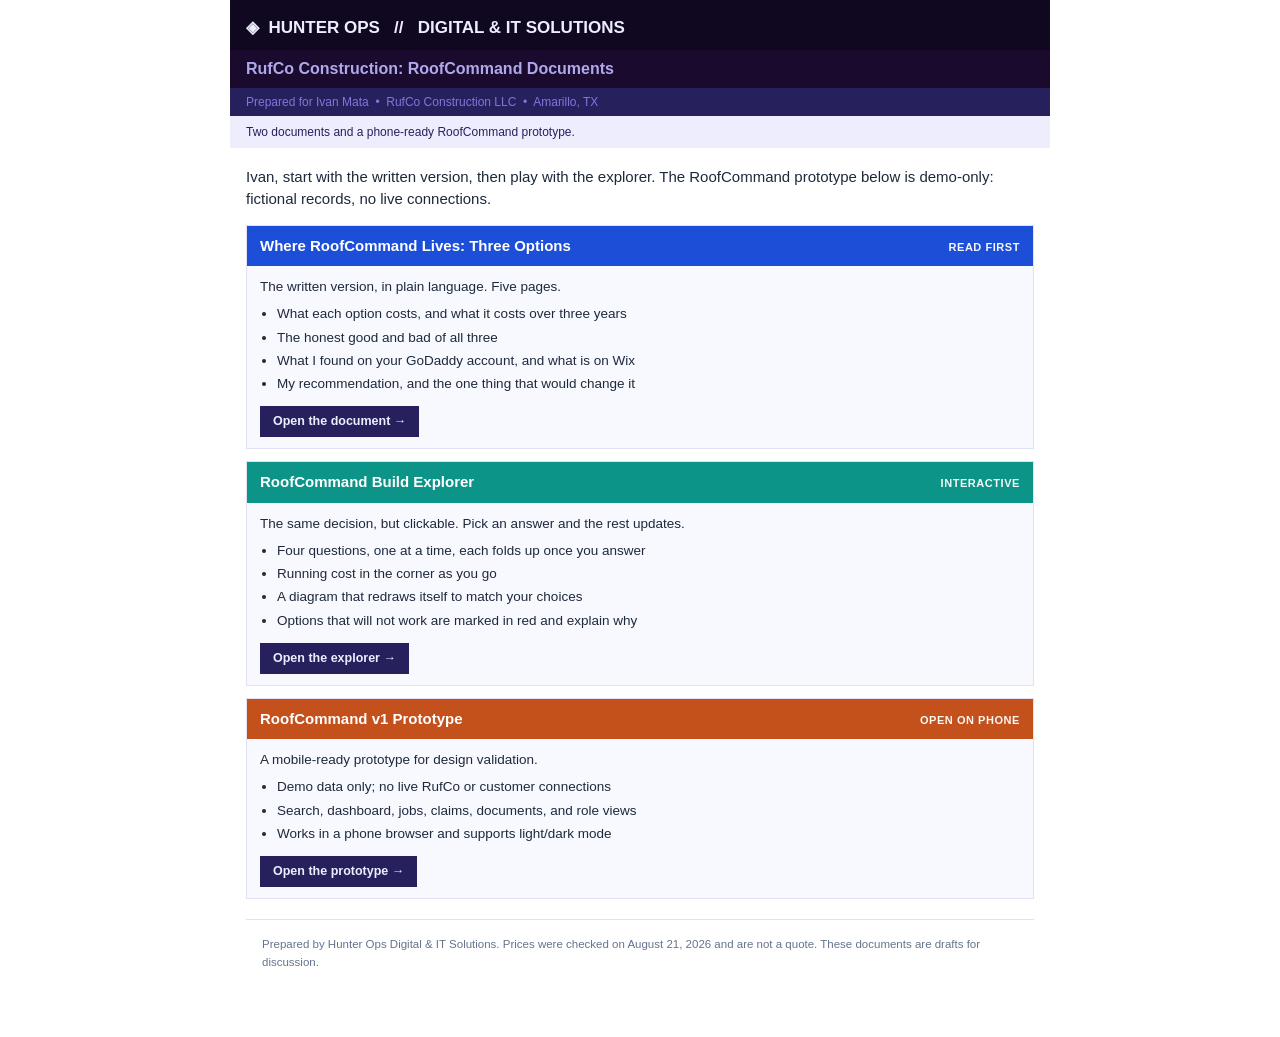
<file: index.html>
<!DOCTYPE html>
<html lang="en">
<head>
<meta charset="utf-8">
<meta name="viewport" content="width=device-width, initial-scale=1">
<meta name="robots" content="noindex, nofollow">
<title>RufCo Documents</title>
<link rel="icon" href="data:image/svg+xml,<svg xmlns='http://www.w3.org/2000/svg' viewBox='0 0 100 100'><text y='.9em' font-size='90'>&#129517;</text></svg>">
<style>
:root{
  --ink-deep:#100820; --ink-dark:#1A0A2E; --ink-mid:#26215C;
  --lilac-text:#EEEDFE; --lilac-soft:#AFA9EC; --lilac-deep:#7F77DD;
  --indigo:#534AB7; --slate:#1E293B; --teal:#0D9488; --blue:#1D4ED8;
  --paper:#FFFFFF; --paper-tint:#F8F9FF; --rule:#E2E1F2; --muted:#64748B;
  --font:Arial,"Liberation Sans",Helvetica,sans-serif;
}
@media (prefers-color-scheme: dark){
  :root:not([data-theme="light"]){
    --paper:#14111F; --paper-tint:#1B1729; --slate:#E7E5F2; --rule:#332C4D; --muted:#9A93B5;
  }
}
:root[data-theme="dark"]{
  --paper:#14111F; --paper-tint:#1B1729; --slate:#E7E5F2; --rule:#332C4D; --muted:#9A93B5;
}
*{box-sizing:border-box;}
body{font-family:var(--font);color:var(--slate);background:var(--paper);margin:0;
  font-size:15px;line-height:1.5;-webkit-text-size-adjust:100%;}
.wrap{max-width:820px;margin:0 auto;padding-bottom:50px;}
.hdr__strip{height:6px;background:var(--ink-deep);}
.hdr__title{padding:9px 16px;background:var(--ink-deep);color:var(--lilac-text);font-weight:700;font-size:17px;}
.hdr__doc{padding:7px 16px;background:var(--ink-dark);color:var(--lilac-soft);font-weight:700;font-size:16px;}
.hdr__tag{padding:5px 16px;background:var(--ink-mid);color:var(--lilac-deep);font-size:12px;}
.hdr__inst{padding:7px 16px;background:var(--lilac-text);color:var(--ink-mid);font-size:12px;}
.intro{padding:18px 16px 4px 16px;}
.intro p{margin:0 0 10px 0;}
.doc{display:block;border:1px solid var(--rule);margin:0 16px 12px 16px;text-decoration:none;color:inherit;
  transition:border-color .15s ease;}
.doc:hover{border-color:var(--indigo);}
.doc__head{padding:9px 13px;color:#fff;font-weight:700;font-size:15px;display:flex;
  justify-content:space-between;gap:10px;align-items:baseline;}
.doc__head span.k{font-size:11px;font-weight:700;letter-spacing:.05em;opacity:.95;white-space:nowrap;}
.d1 .doc__head{background:var(--blue);}
.d2 .doc__head{background:var(--teal);}
.d3 .doc__head{background:#C4501B;}
.doc__body{padding:11px 13px;background:var(--paper-tint);font-size:13.5px;}
.doc__body p{margin:0 0 7px 0;}
.doc__body ul{margin:0;padding-left:17px;}
.doc__body li{margin-bottom:3px;}
.open{display:inline-block;margin-top:9px;background:var(--ink-mid);color:var(--lilac-text);
  padding:6px 13px;font-size:12.5px;font-weight:700;}
.doc:hover .open{background:var(--indigo);}
.foot{padding:16px;font-size:11.5px;color:var(--muted);line-height:1.55;border-top:1px solid var(--rule);
  margin:20px 16px 0 16px;}
</style>
</head>
<body>
<div class="wrap">

<header>
  <div class="hdr__strip"></div>
  <div class="hdr__title">&#9672;&nbsp; HUNTER OPS &nbsp; // &nbsp; DIGITAL &amp; IT SOLUTIONS</div>
  <div class="hdr__doc">RufCo Construction: RoofCommand Documents</div>
  <div class="hdr__tag">Prepared for Ivan Mata &nbsp;&#8226;&nbsp; RufCo Construction LLC &nbsp;&#8226;&nbsp; Amarillo, TX</div>
  <div class="hdr__inst">Two documents and a phone-ready RoofCommand prototype.</div>
</header>

<div class="intro">
  <p>Ivan, start with the written version, then play with the explorer. The RoofCommand prototype below is demo-only: fictional records, no live connections.</p>
</div>

<a class="doc d1" href="hosting-options.html">
  <div class="doc__head"><span>Where RoofCommand Lives: Three Options</span><span class="k">READ FIRST</span></div>
  <div class="doc__body">
    <p>The written version, in plain language. Five pages.</p>
    <ul>
      <li>What each option costs, and what it costs over three years</li>
      <li>The honest good and bad of all three</li>
      <li>What I found on your GoDaddy account, and what is on Wix</li>
      <li>My recommendation, and the one thing that would change it</li>
    </ul>
    <span class="open">Open the document &#8594;</span>
  </div>
</a>

<a class="doc d2" href="build-explorer.html">
  <div class="doc__head"><span>RoofCommand Build Explorer</span><span class="k">INTERACTIVE</span></div>
  <div class="doc__body">
    <p>The same decision, but clickable. Pick an answer and the rest updates.</p>
    <ul>
      <li>Four questions, one at a time, each folds up once you answer</li>
      <li>Running cost in the corner as you go</li>
      <li>A diagram that redraws itself to match your choices</li>
      <li>Options that will not work are marked in red and explain why</li>
    </ul>
    <span class="open">Open the explorer &#8594;</span>
  </div>
</a>

<a class="doc d3" href="roofcommand/">
  <div class="doc__head"><span>RoofCommand v1 Prototype</span><span class="k">OPEN ON PHONE</span></div>
  <div class="doc__body">
    <p>A mobile-ready prototype for design validation.</p>
    <ul>
      <li>Demo data only; no live RufCo or customer connections</li>
      <li>Search, dashboard, jobs, claims, documents, and role views</li>
      <li>Works in a phone browser and supports light/dark mode</li>
    </ul>
    <span class="open">Open the prototype &#8594;</span>
  </div>
</a>

<p class="foot">Prepared by Hunter Ops Digital &amp; IT Solutions. Prices were checked on August 21, 2026 and are not a quote. These documents are drafts for discussion.</p>

</div>
</body>
</html>
</file>
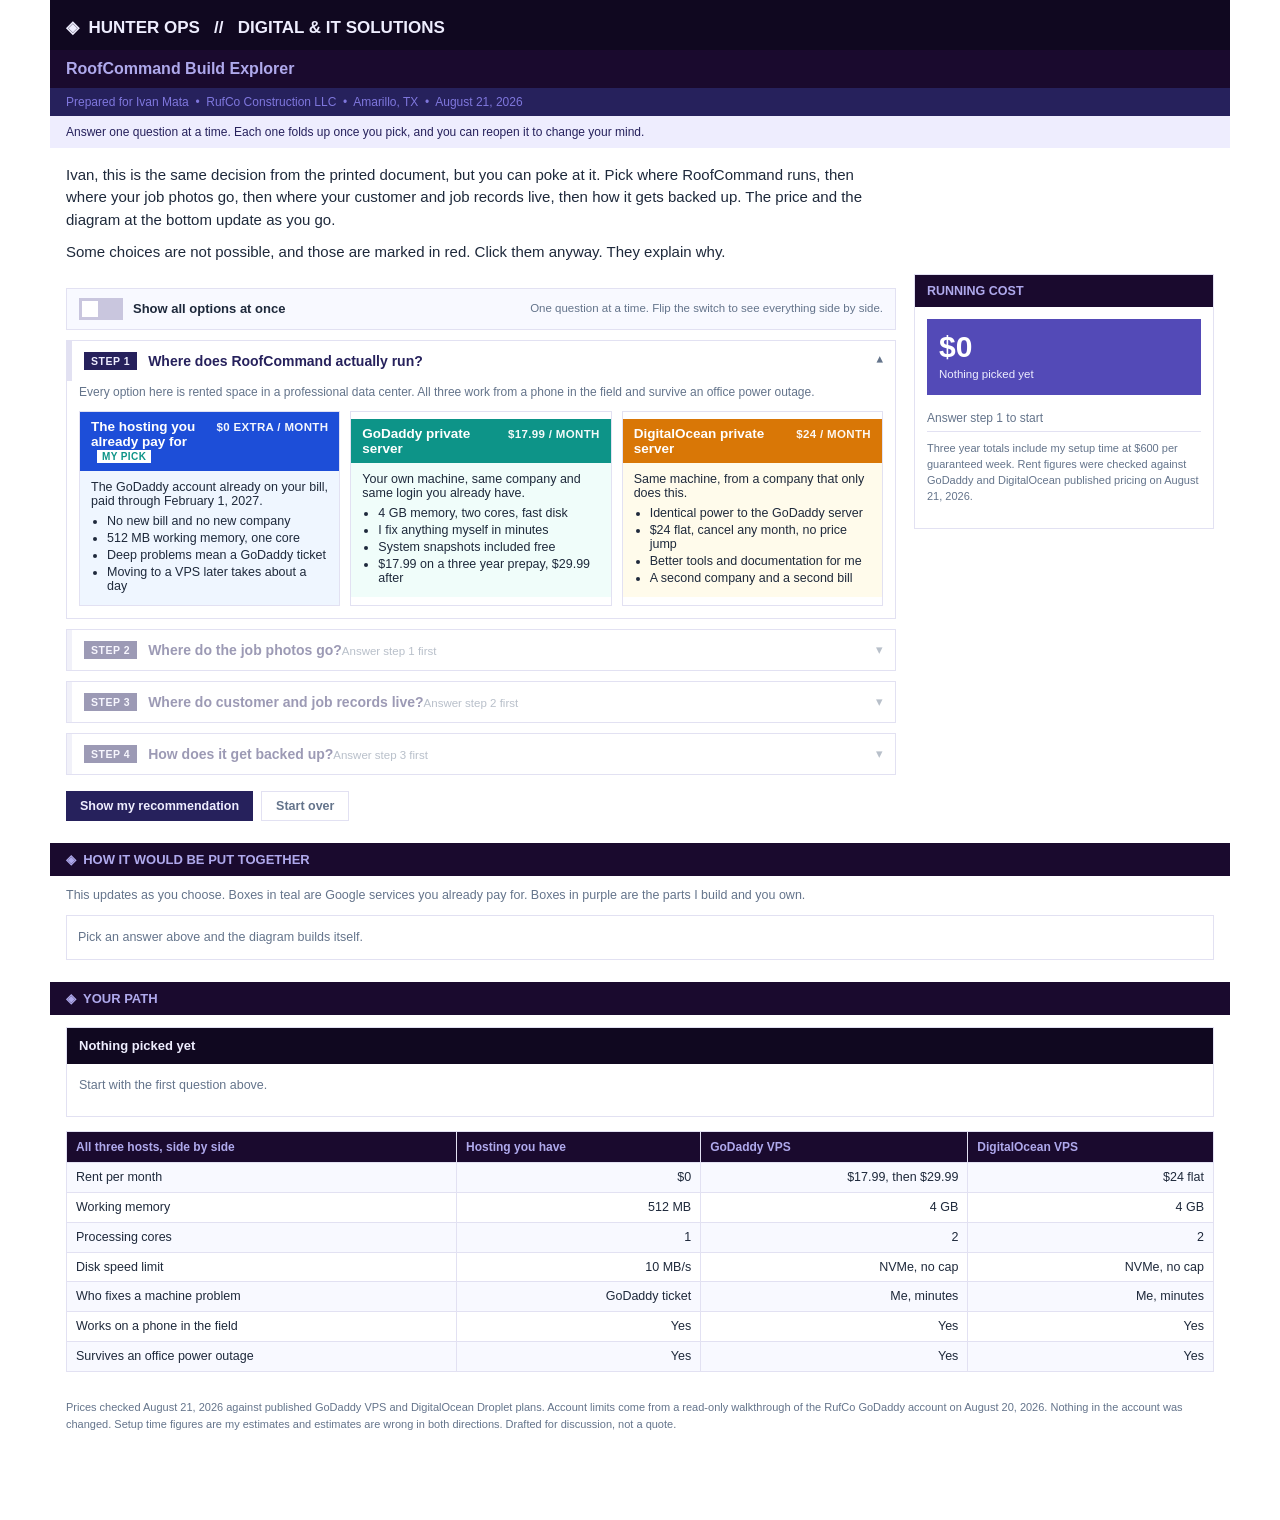
<file: build-explorer.html>
<!DOCTYPE html>
<html lang="en">
<head>
<meta charset="utf-8">
<meta name="viewport" content="width=device-width, initial-scale=1">
<meta name="robots" content="noindex, nofollow">
<title>RoofCommand Build Explorer</title>
<link rel="icon" href="data:image/svg+xml,<svg xmlns='http://www.w3.org/2000/svg' viewBox='0 0 100 100'><text y='.9em' font-size='90'>&#129517;</text></svg>">
</head>
<body>
<style>
:root{
  --ink-deep:#100820; --ink-dark:#1A0A2E; --ink-mid:#26215C;
  --lilac-text:#EEEDFE; --lilac-soft:#AFA9EC; --lilac-deep:#7F77DD;
  --indigo:#534AB7; --slate:#1E293B;
  --teal:#0D9488; --teal-tint:#F0FDFA;
  --red:#DC2626; --red-tint:#FFF2F2;
  --blue:#1D4ED8; --blue-tint:#EFF6FF;
  --orange:#D97706; --orange-tint:#FFFBEB;
  --paper:#FFFFFF; --paper-tint:#F8F9FF; --yellow:#FFF7CC; --rule:#E2E1F2;
  --muted:#64748B; --headtxt:#26215C;
  --font:Arial,"Liberation Sans",Helvetica,sans-serif;
}
@media (prefers-color-scheme: dark){
  :root:not([data-theme="light"]){
    --paper:#14111F; --paper-tint:#1B1729; --slate:#E7E5F2; --rule:#332C4D;
    --muted:#9A93B5; --yellow:#3A3316; --headtxt:#AFA9EC;
    --teal-tint:#0C2724; --red-tint:#2E1517; --blue-tint:#111C38; --orange-tint:#2B2010;
  }
}
:root[data-theme="dark"]{
  --paper:#14111F; --paper-tint:#1B1729; --slate:#E7E5F2; --rule:#332C4D;
  --muted:#9A93B5; --yellow:#3A3316; --headtxt:#AFA9EC;
  --teal-tint:#0C2724; --red-tint:#2E1517; --blue-tint:#111C38; --orange-tint:#2B2010;
}
*{box-sizing:border-box;}
body{font-family:var(--font);color:var(--slate);background:var(--paper);margin:0;
  font-size:15px;line-height:1.5;-webkit-text-size-adjust:100%;}
.wrap{max-width:1180px;margin:0 auto;padding-bottom:60px;}

.hdr__strip{height:6px;background:var(--ink-deep);}
.hdr__title{padding:9px 16px;background:var(--ink-deep);color:var(--lilac-text);font-weight:700;font-size:17px;}
.hdr__doc{padding:7px 16px;background:var(--ink-dark);color:var(--lilac-soft);font-weight:700;font-size:16px;}
.hdr__tag{padding:5px 16px;background:var(--ink-mid);color:var(--lilac-deep);font-size:12px;}
.hdr__inst{padding:7px 16px;background:var(--lilac-text);color:var(--ink-mid);font-size:12px;}

.intro{padding:16px 16px 0 16px;max-width:840px;}
.intro p{margin:0 0 10px 0;}
.band{background:var(--ink-dark);color:var(--lilac-soft);padding:7px 16px;font-weight:700;font-size:13px;margin:22px 0 0 0;}
.cols{display:grid;grid-template-columns:1fr 300px;gap:18px;padding:0 16px;align-items:start;}
@media (max-width:880px){.cols{grid-template-columns:1fr;}}

/* mode switch */
.modebar{display:flex;align-items:center;justify-content:space-between;gap:14px;flex-wrap:wrap;
  border:1px solid var(--rule);background:var(--paper-tint);padding:9px 12px;margin-top:14px;}
.switch{display:inline-flex;align-items:center;gap:10px;cursor:pointer;user-select:none;font-size:13px;font-weight:700;}
.switch input{position:absolute;opacity:0;width:0;height:0;}
.track{width:44px;height:22px;background:#C9C6DE;position:relative;flex:0 0 44px;transition:background .2s ease;}
.knob{position:absolute;top:3px;left:3px;width:16px;height:16px;background:#fff;transition:transform .24s ease;}
.switch input:checked + .track{background:var(--teal);}
.switch input:checked + .track .knob{transform:translateX(22px);}
.switch input:focus-visible + .track{outline:2px solid var(--indigo);outline-offset:2px;}
.modehint{font-size:11.5px;color:var(--muted);}

/* accordion section */
.sec{border:1px solid var(--rule);margin-top:10px;background:var(--paper);}
.sec__head{display:flex;align-items:center;gap:11px;width:100%;text-align:left;cursor:pointer;
  background:var(--paper);border:0;border-left:5px solid var(--rule);padding:11px 12px;
  font-family:var(--font);color:inherit;transition:border-color .2s ease,background .15s ease;}
.sec__head:hover{background:var(--paper-tint);}
.sec__head:focus-visible{outline:2px solid var(--indigo);outline-offset:-2px;}
.sec.locked .sec__head{opacity:.45;cursor:not-allowed;}
.sec.locked .sec__head:hover{background:var(--paper);}
.stepn{flex:0 0 auto;background:var(--ink-mid);color:var(--lilac-text);font-size:10.5px;font-weight:700;
  padding:3px 7px;letter-spacing:.05em;}
.sec.answered .stepn{background:var(--teal);}
.headmain{flex:1 1 auto;min-width:0;}
.headq{font-weight:700;font-size:14px;color:var(--headtxt);}
.headpick{font-weight:700;font-size:14px;}
.headsub{font-size:11.5px;color:var(--muted);margin-top:1px;}
.headprice{flex:0 0 auto;font-size:11.5px;font-weight:700;color:var(--indigo);white-space:nowrap;}
.chev{flex:0 0 auto;font-size:13px;color:var(--muted);transition:transform .3s ease;line-height:1;}
.sec.open .chev{transform:rotate(180deg);}

.sec__body{display:grid;grid-template-rows:0fr;transition:grid-template-rows .34s ease;}
.sec.open .sec__body{grid-template-rows:1fr;}
.sec__inner{overflow:hidden;min-height:0;}
.sec__pad{padding:0 12px 12px 12px;}
.hint{font-size:12px;color:var(--muted);margin:0 0 10px 0;padding-top:2px;}

.fan{display:grid;grid-template-columns:repeat(auto-fit,minmax(230px,1fr));gap:10px;}
.card{border:1px solid var(--rule);background:var(--paper);text-align:left;padding:0;cursor:pointer;
  font-family:var(--font);color:inherit;display:block;width:100%;
  opacity:0;transform:translateY(10px);
  transition:opacity .26s ease,transform .26s ease,border-color .15s ease;}
.sec.open .card{opacity:1;transform:none;}
.sec.open .card:nth-child(1){transition-delay:.06s,.06s,0s;}
.sec.open .card:nth-child(2){transition-delay:.13s,.13s,0s;}
.sec.open .card:nth-child(3){transition-delay:.20s,.20s,0s;}
.card:hover{border-color:var(--indigo);}
.card:focus-visible{outline:2px solid var(--indigo);outline-offset:2px;}
.card__head{padding:7px 11px;color:#fff;font-weight:700;font-size:13.5px;display:flex;
  justify-content:space-between;gap:8px;align-items:baseline;}
.card__price{font-size:11.5px;font-weight:700;letter-spacing:.03em;white-space:nowrap;opacity:.95;}
.card__body{padding:9px 11px;font-size:12.5px;background:var(--paper-tint);}
.card__body p{margin:0 0 6px 0;}
.card__body ul{margin:0;padding-left:16px;}
.card__body li{margin-bottom:3px;}
.c-blue .card__head{background:var(--blue);}   .c-blue .card__body{background:var(--blue-tint);}
.c-teal .card__head{background:var(--teal);}   .c-teal .card__body{background:var(--teal-tint);}
.c-orange .card__head{background:var(--orange);} .c-orange .card__body{background:var(--orange-tint);}
.c-indigo .card__head{background:var(--indigo);} .c-indigo .card__body{background:var(--paper-tint);}
.c-red .card__head{background:var(--red);}     .c-red .card__body{background:var(--red-tint);}
.card.sel{outline:3px solid var(--indigo);outline-offset:-1px;}
.card.dead{cursor:help;}
.rec{display:inline-block;background:#fff;color:var(--teal);font-size:10px;font-weight:700;
  padding:1px 5px;margin-left:6px;letter-spacing:.04em;vertical-align:1px;}
.why{margin-top:7px;padding:7px 9px;background:var(--paper);border-left:3px solid var(--red);font-size:12px;}
.why.warn{border-left-color:var(--orange);}
.why:empty{display:none;margin:0;padding:0;}
@media (prefers-reduced-motion:reduce){
  .card,.sec__body,.chev,.knob,.track{transition:none !important;}
  .card{opacity:1;transform:none;}
}

/* cost panel */
.panel{border:1px solid var(--rule);position:sticky;top:12px;}
@media (max-width:880px){.panel{position:static;}}
.panel__h{background:var(--ink-dark);color:var(--lilac-soft);padding:7px 12px;font-weight:700;font-size:12.5px;}
.panel__b{padding:12px;background:var(--paper);}
.tot{background:var(--indigo);color:#fff;padding:12px;margin-bottom:10px;}
.tot .n{font-size:30px;font-weight:700;line-height:1.05;}
.tot .l{font-size:11.5px;color:var(--lilac-text);margin-top:3px;}
.lines{width:100%;border-collapse:collapse;font-size:12px;}
.lines td{padding:4px 0;border-bottom:1px solid var(--rule);vertical-align:top;}
.lines td:last-child{text-align:right;white-space:nowrap;font-weight:700;}
.lines tr.sum td{border-bottom:0;border-top:2px solid var(--ink-mid);padding-top:6px;font-weight:700;}
.mini{font-size:11px;color:var(--muted);margin-top:9px;line-height:1.45;}
.flag{background:var(--yellow);padding:7px 9px;font-size:11.5px;margin-top:9px;}
.flag.bad{background:var(--red-tint);border-left:3px solid var(--red);}
.flag.good{background:var(--teal-tint);border-left:3px solid var(--teal);}

/* diagram */
.diag{padding:0 16px;}
.lane{border:1px solid var(--rule);margin-top:10px;}
.lane__h{background:var(--paper-tint);padding:6px 11px;font-size:11.5px;font-weight:700;
  color:var(--headtxt);letter-spacing:.04em;border-bottom:1px solid var(--rule);}
.lane__b{padding:12px 11px;display:flex;align-items:center;flex-wrap:wrap;}
.node{border:1px solid var(--rule);background:var(--paper-tint);padding:7px 11px;font-size:12px;
  min-width:96px;text-align:center;}
.node b{display:block;font-size:12.5px;}
.node small{color:var(--muted);font-size:10.5px;}
.node.hot{background:var(--indigo);color:#fff;border-color:var(--indigo);}
.node.hot small{color:var(--lilac-text);}
.node.gd{background:var(--teal);color:#fff;border-color:var(--teal);}
.node.gd small{color:#D5F5F0;}
.node.warnn{background:var(--orange);color:#fff;border-color:var(--orange);}
.node.warnn small{color:#FFEBCC;}
.arrow{color:var(--lilac-deep);font-size:15px;padding:0 8px;font-weight:700;white-space:nowrap;}
.arrow small{display:block;font-size:9.5px;color:var(--muted);text-align:center;font-weight:400;}

.summary{border:1px solid var(--rule);margin-top:12px;}
.summary__h{background:var(--ink-deep);color:var(--lilac-text);padding:8px 12px;font-weight:700;font-size:13px;}
.summary__b{padding:12px;font-size:13px;}
.path{display:flex;flex-wrap:wrap;gap:6px;align-items:center;margin-bottom:10px;}
.pstep{background:var(--paper-tint);border:1px solid var(--rule);padding:4px 9px;font-size:12px;}
.pstep b{color:var(--indigo);}

.btn{background:var(--ink-mid);color:var(--lilac-text);border:0;padding:7px 14px;font-size:12.5px;
  font-family:var(--font);cursor:pointer;font-weight:700;}
.btn:hover{background:var(--indigo);}
.btn.ghost{background:transparent;color:var(--muted);border:1px solid var(--rule);}
.btn.ghost:hover{background:var(--paper-tint);color:var(--slate);}
.foot{padding:16px;font-size:11px;color:var(--muted);line-height:1.55;}
table.cmp{width:100%;border-collapse:collapse;font-size:12.5px;margin-top:4px;}
table.cmp th{background:var(--ink-dark);color:var(--lilac-soft);text-align:left;padding:6px 9px;
  border:1px solid var(--rule);font-size:12px;}
table.cmp td{padding:5px 9px;border:1px solid var(--rule);}
table.cmp tr:nth-child(even) td{background:var(--paper-tint);}
table.cmp td.n{text-align:right;white-space:nowrap;}
.tblwrap{overflow-x:auto;}
</style>

<div class="wrap">

<header>
  <div class="hdr__strip"></div>
  <div class="hdr__title">&#9672;&nbsp; HUNTER OPS &nbsp; // &nbsp; DIGITAL &amp; IT SOLUTIONS</div>
  <div class="hdr__doc">RoofCommand Build Explorer</div>
  <div class="hdr__tag">Prepared for Ivan Mata &nbsp;&#8226;&nbsp; RufCo Construction LLC &nbsp;&#8226;&nbsp; Amarillo, TX &nbsp;&#8226;&nbsp; August 21, 2026</div>
  <div class="hdr__inst">Answer one question at a time. Each one folds up once you pick, and you can reopen it to change your mind.</div>
</header>

<div class="intro">
  <p>Ivan, this is the same decision from the printed document, but you can poke at it. Pick where RoofCommand runs, then where your job photos go, then where your customer and job records live, then how it gets backed up. The price and the diagram at the bottom update as you go.</p>
  <p>Some choices are not possible, and those are marked in red. Click them anyway. They explain why.</p>
</div>

<div class="cols">
  <div>
    <div class="modebar">
      <label class="switch">
        <input type="checkbox" id="allToggle">
        <span class="track"><span class="knob"></span></span>
        <span>Show all options at once</span>
      </label>
      <span class="modehint" id="modeHint">One question at a time. Flip the switch to see everything side by side.</span>
    </div>

    <div id="stages"></div>

    <div style="margin-top:16px;display:flex;gap:8px;flex-wrap:wrap;">
      <button class="btn" id="recBtn">Show my recommendation</button>
      <button class="btn ghost" id="resetBtn">Start over</button>
    </div>
  </div>

  <aside class="panel">
    <div class="panel__h">RUNNING COST</div>
    <div class="panel__b">
      <div class="tot"><div class="n" id="totNum">$0</div><div class="l" id="totLbl">Nothing picked yet</div></div>
      <table class="lines"><tbody id="lineRows"></tbody></table>
      <div id="flags"></div>
      <p class="mini">Three year totals include my setup time at $600 per guaranteed week. Rent figures were checked against GoDaddy and DigitalOcean published pricing on August 21, 2026.</p>
    </div>
  </aside>
</div>

<div class="band">&#9672;&nbsp; HOW IT WOULD BE PUT TOGETHER</div>
<div class="diag">
  <p style="font-size:12.5px;color:var(--muted);margin:10px 0 0 0;">This updates as you choose. Boxes in teal are Google services you already pay for. Boxes in purple are the parts I build and you own.</p>
  <div id="diagram"></div>
</div>

<div class="band">&#9672;&nbsp; YOUR PATH</div>
<div class="diag">
  <div class="summary">
    <div class="summary__h" id="sumH">Nothing picked yet</div>
    <div class="summary__b">
      <div class="path" id="pathRow"><span style="color:var(--muted);font-size:12.5px;">Start with the first question above.</span></div>
      <div id="sumBody"></div>
    </div>
  </div>

  <div class="tblwrap">
  <table class="cmp" style="margin-top:14px;">
    <tr><th style="width:34%">All three hosts, side by side</th><th>Hosting you have</th><th>GoDaddy VPS</th><th>DigitalOcean VPS</th></tr>
    <tr><td>Rent per month</td><td class="n">$0</td><td class="n">$17.99, then $29.99</td><td class="n">$24 flat</td></tr>
    <tr><td>Working memory</td><td class="n">512 MB</td><td class="n">4 GB</td><td class="n">4 GB</td></tr>
    <tr><td>Processing cores</td><td class="n">1</td><td class="n">2</td><td class="n">2</td></tr>
    <tr><td>Disk speed limit</td><td class="n">10 MB/s</td><td class="n">NVMe, no cap</td><td class="n">NVMe, no cap</td></tr>
    <tr><td>Who fixes a machine problem</td><td class="n">GoDaddy ticket</td><td class="n">Me, minutes</td><td class="n">Me, minutes</td></tr>
    <tr><td>Works on a phone in the field</td><td class="n">Yes</td><td class="n">Yes</td><td class="n">Yes</td></tr>
    <tr><td>Survives an office power outage</td><td class="n">Yes</td><td class="n">Yes</td><td class="n">Yes</td></tr>
  </table>
  </div>
</div>

<p class="foot">Prices checked August 21, 2026 against published GoDaddy VPS and DigitalOcean Droplet plans. Account limits come from a read-only walkthrough of the RufCo GoDaddy account on August 20, 2026. Nothing in the account was changed. Setup time figures are my estimates and estimates are wrong in both directions. Drafted for discussion, not a quote.</p>

</div>

<script>
(function(){
  var WEEK = 600, MONTHS = 36;

  var STAGES = [
    {
      id:"host", n:1,
      q:"Where does RoofCommand actually run?",
      short:"Where it runs",
      hint:"Every option here is rented space in a professional data center. All three work from a phone in the field and survive an office power outage.",
      opts:[
        { id:"keep", color:"c-blue", name:"The hosting you already pay for", price:"$0 EXTRA / MONTH",
          mo:0, weeks:0.5, rec:true,
          body:"<p>The GoDaddy account already on your bill, paid through February 1, 2027.</p><ul><li>No new bill and no new company</li><li>512 MB working memory, one core</li><li>Deep problems mean a GoDaddy ticket</li><li>Moving to a VPS later takes about a day</li></ul>" },
        { id:"gdvps", color:"c-teal", name:"GoDaddy private server", price:"$17.99 / MONTH",
          mo:17.99, weeks:0,
          body:"<p>Your own machine, same company and same login you already have.</p><ul><li>4 GB memory, two cores, fast disk</li><li>I fix anything myself in minutes</li><li>System snapshots included free</li><li>$17.99 on a three year prepay, $29.99 after</li></ul>" },
        { id:"dovps", color:"c-orange", name:"DigitalOcean private server", price:"$24 / MONTH",
          mo:24, weeks:0,
          body:"<p>Same machine, from a company that only does this.</p><ul><li>Identical power to the GoDaddy server</li><li>$24 flat, cancel any month, no price jump</li><li>Better tools and documentation for me</li><li>A second company and a second bill</li></ul>" }
      ]
    },
    {
      id:"photos", n:2,
      q:"Where do the job photos go?",
      short:"Job photos",
      hint:"Photos are the heaviest thing the system does, and this choice matters more for speed in the field than the host does.",
      opts:[
        { id:"direct", color:"c-teal", name:"Phone sends them straight to Google Drive", price:"$0 / MONTH", rec:true,
          mo:0, weeks:0.5,
          body:"<p>The phone talks to Google directly. The server never touches a photo.</p><ul><li>Fastest option on every host</li><li>Handles weak signal properly, picks up where it left off</li><li>Uses the Google storage you already pay for</li><li>You can open any job's photos in Drive with the app switched off</li></ul>" },
        { id:"viaserver", color:"c-blue", name:"Photos pass through the server first", price:"$0 / MONTH",
          mo:0, weeks:0,
          body:"<p>The phone uploads to RoofCommand, which then copies to Google Drive.</p><ul><li>Simplest to build</li><li>Slower, and a weak signal can fail the upload outright</li><li>Two or three crews uploading at once is the strain point</li></ul>",
          warnIf:function(s){ return s.host==="keep"; },
          warn:"On the hosting you already have, this is the risky combination. 512 MB of memory and one core is not enough for two or three crews uploading photos at the same time." },
        { id:"onbox", color:"c-orange", name:"Keep photos on the server itself", price:"VARIES",
          mo:function(s){ return s.host==="keep" ? 0 : 10; }, weeks:0,
          body:"<p>No Google Drive involved. Everything sits on the machine.</p><ul><li>You lose the copy you can open without the app</li><li>About 72 GB of photos a year, so storage has to be added over time</li></ul>",
          deadIf:function(s){ return s.host==="keep"; },
          dead:"Not possible on the hosting you already have. That account caps at 100 GB and 250,000 files. RufCo generates roughly 72 GB and 108,000 files of photos a year, so it would hit the wall partway through year two with all your job history inside it.",
          warnIf:function(s){ return !!s.host && s.host!=="keep"; },
          warn:"Workable on a private server, but you fill the included disk in about a year and start paying for more. Budgeted here at about $10 a month averaged over three years." }
      ]
    },
    {
      id:"data", n:3,
      q:"Where do customer and job records live?",
      short:"Customer records",
      hint:"This is the customer list, the jobs, the checklists, the money figures. Text, not pictures.",
      opts:[
        { id:"db", color:"c-indigo", name:"A real database on the same machine", price:"$0 / MONTH", rec:true,
          mo:0, weeks:0,
          body:"<p>The standard answer, included in the build at no extra cost.</p><ul><li>Instant search across every job and customer</li><li>Handles several people editing at the same time safely</li><li>Exports to a spreadsheet any time you want one</li><li>Backed up nightly</li></ul>" },
        { id:"sheets", color:"c-red", name:"Google Drive or Google Sheets as the database", price:"NOT POSSIBLE",
          mo:0, weeks:0,
          body:"<p>You asked about this one, so here is the straight answer.</p>",
          deadIf:function(){ return true; },
          dead:"Sheets is a spreadsheet, not a database. Three problems kill it. Two people editing the same job at the same time can silently overwrite each other. There is nothing keeping a photo attached to the right job, so records drift apart as the file grows. And Google caps how many times per minute a program can read or write a Sheet, which a crew of four will hit. It is a good tool for reports and exports, and RoofCommand will write to it for exactly that. It cannot be the thing the business runs on." }
      ]
    },
    {
      id:"backup", n:4,
      q:"How does it get backed up?",
      short:"Backups",
      hint:"Backups are included either way. The question is whether you also want a full system snapshot you can roll back to.",
      opts:[
        { id:"drive", color:"c-teal", name:"Nightly encrypted copy to Google Drive", price:"$0 / MONTH",
          mo:0, weeks:0,
          body:"<p>Every night, the whole database is copied to a RufCo Google Drive folder.</p><ul><li>Included on every option</li><li>Uses storage you already pay for</li><li>Covers your data, not the machine's settings</li></ul>" },
        { id:"both", color:"c-indigo", name:"Drive copy plus full system snapshots", price:"$0 to $2 / MONTH", rec:true,
          mo:function(s){ return s.host==="dovps" ? 2 : 0; }, weeks:0,
          body:"<p>Everything above, plus a photograph of the entire machine taken on a schedule.</p><ul><li>A bad update can be undone in minutes instead of rebuilt</li><li>Free on the GoDaddy server, about $2 a month on DigitalOcean</li></ul>",
          deadIf:function(s){ return s.host==="keep"; },
          dead:"Not available on shared hosting. You do not control the machine, so there is nothing to snapshot. Your data is still copied to Google Drive nightly, which covers the thing that actually matters. This is a reason some people choose a private server." }
      ]
    }
  ];

  var state = {}, revealed = {}, showAll = false, openId = STAGES[0].id;
  var nodes = {};

  function val(v, s){ return typeof v === "function" ? v(s) : v; }
  function money(n){ return "$" + Math.round(n).toLocaleString("en-US"); }
  function findOpt(st, id){ for(var i=0;i<st.opts.length;i++){ if(st.opts[i].id===id) return st.opts[i]; } return null; }
  function firstUnanswered(){
    for(var i=0;i<STAGES.length;i++){ if(!state[STAGES[i].id]) return STAGES[i].id; }
    return null;
  }
  function isLocked(idx){
    if(showAll) return false;
    for(var i=0;i<idx;i++){ if(!state[STAGES[i].id]) return true; }
    return false;
  }

  /* ---------- build the DOM once so the collapse can animate ---------- */
  function build(){
    var host = document.getElementById("stages");
    host.innerHTML = "";

    STAGES.forEach(function(st, idx){
      var sec = document.createElement("section");
      sec.className = "sec";

      var head = document.createElement("button");
      head.className = "sec__head";
      head.type = "button";
      head.setAttribute("aria-expanded", "false");
      head.innerHTML =
        '<span class="stepn">STEP ' + st.n + '</span>' +
        '<span class="headmain"><span class="headline"></span><span class="headsub"></span></span>' +
        '<span class="headprice"></span>' +
        '<span class="chev" aria-hidden="true">&#9662;</span>';
      head.addEventListener("click", function(){
        if(isLocked(idx)) return;
        if(showAll) return;
        openId = (openId === st.id) ? null : st.id;
        refresh();
      });

      var body = document.createElement("div");
      body.className = "sec__body";
      var inner = document.createElement("div");
      inner.className = "sec__inner";
      var pad = document.createElement("div");
      pad.className = "sec__pad";
      pad.innerHTML = '<p class="hint">' + st.hint + '</p>';

      var fan = document.createElement("div");
      fan.className = "fan";

      var cardRefs = {};
      st.opts.forEach(function(o){
        var btn = document.createElement("button");
        btn.type = "button";
        btn.className = "card " + o.color;
        btn.innerHTML =
          '<div class="card__head"><span class="cname"></span><span class="card__price"></span></div>' +
          '<div class="card__body">' + o.body + '<div class="why"></div></div>';
        btn.addEventListener("click", function(){
          var dead = o.deadIf ? o.deadIf(state) : false;
          if(dead){
            revealed[st.id + ":" + o.id] = !revealed[st.id + ":" + o.id];
            refresh();
            return;
          }
          state[st.id] = o.id;
          cleanupInvalid();
          if(!showAll){ openId = firstUnanswered(); }
          refresh();
        });
        fan.appendChild(btn);
        cardRefs[o.id] = {
          btn: btn,
          name: btn.querySelector(".cname"),
          price: btn.querySelector(".card__price"),
          why: btn.querySelector(".why")
        };
      });

      pad.appendChild(fan);
      inner.appendChild(pad);
      body.appendChild(inner);
      sec.appendChild(head);
      sec.appendChild(body);
      host.appendChild(sec);

      nodes[st.id] = {
        sec: sec, head: head,
        line: head.querySelector(".headline"),
        sub: head.querySelector(".headsub"),
        price: head.querySelector(".headprice"),
        cards: cardRefs, idx: idx
      };
    });
  }

  function cleanupInvalid(){
    STAGES.forEach(function(st){
      if(!state[st.id]) return;
      var o = findOpt(st, state[st.id]);
      if(o && o.deadIf && o.deadIf(state)) delete state[st.id];
    });
  }

  /* ---------- refresh everything from state ---------- */
  function refresh(){
    STAGES.forEach(function(st, idx){
      var n = nodes[st.id];
      var picked = state[st.id] ? findOpt(st, state[st.id]) : null;
      var locked = isLocked(idx);
      var open = showAll ? true : (openId === st.id);

      n.sec.classList.toggle("open", open);
      n.sec.classList.toggle("locked", locked);
      n.sec.classList.toggle("answered", !!picked);
      n.head.setAttribute("aria-expanded", open ? "true" : "false");
      n.head.style.borderLeftColor = picked ? colorOf(picked) : "var(--rule)";

      if(picked && !open){
        n.line.className = "headline headpick";
        n.line.textContent = picked.name;
        n.sub.textContent = st.short + " · click to change";
        n.price.textContent = val(picked.price, state);
      } else {
        n.line.className = "headline headq";
        n.line.textContent = st.q;
        n.sub.textContent = locked ? ("Answer step " + STAGES[idx-1].n + " first")
                          : (picked ? "Currently: " + picked.name : "");
        n.price.textContent = picked ? val(picked.price, state) : "";
      }

      st.opts.forEach(function(o){
        var c = n.cards[o.id];
        var dead = o.deadIf ? o.deadIf(state) : false;
        var warn = (!dead && o.warnIf) ? o.warnIf(state) : false;

        c.btn.className = "card " + (dead ? "c-red dead" : o.color) + (state[st.id]===o.id ? " sel" : "");
        c.name.innerHTML = o.name + ((o.rec && !dead) ? '<span class="rec">MY PICK</span>' : "");
        c.price.textContent = dead ? "NOT POSSIBLE" : val(o.price, state);

        if(dead && revealed[st.id + ":" + o.id]){
          c.why.className = "why";
          c.why.innerHTML = "<b>Why not:</b> " + o.dead;
        } else if(dead){
          c.why.className = "why";
          c.why.innerHTML = '<span style="color:var(--muted)">Click to see why this one does not work.</span>';
        } else if(warn){
          c.why.className = "why warn";
          c.why.innerHTML = "<b>Heads up:</b> " + o.warn;
        } else {
          c.why.className = "why";
          c.why.innerHTML = "";
        }
      });
    });

    document.getElementById("modeHint").textContent = showAll
      ? "Everything is open. Pick in any order and the total adds up as you go."
      : "One question at a time. Flip the switch to see everything side by side.";

    updatePanel();
    updateDiagram();
    updateSummary();
  }

  function colorOf(o){
    var map = { "c-blue":"var(--blue)", "c-teal":"var(--teal)", "c-orange":"var(--orange)",
                "c-indigo":"var(--indigo)", "c-red":"var(--red)" };
    return map[o.color] || "var(--rule)";
  }

  function lineItems(){
    var out = [];
    STAGES.forEach(function(st){
      if(!state[st.id]) return;
      var o = findOpt(st, state[st.id]);
      var mo = val(o.mo, state) || 0;
      var wk = val(o.weeks, state) || 0;
      out.push({ stage:st, opt:o, mo:mo, weeks:wk, three: mo*MONTHS + wk*WEEK });
    });
    return out;
  }

  function updatePanel(){
    var items = lineItems();
    var rows = document.getElementById("lineRows");
    var flags = document.getElementById("flags");
    rows.innerHTML = ""; flags.innerHTML = "";

    if(!items.length){
      document.getElementById("totNum").textContent = "$0";
      document.getElementById("totLbl").textContent = "Nothing picked yet";
      rows.innerHTML = '<tr><td style="color:var(--muted)">Answer step 1 to start</td><td></td></tr>';
      return;
    }

    var totalMo = 0, totalWk = 0, total3 = 0, html = "";
    items.forEach(function(it){
      totalMo += it.mo; totalWk += it.weeks; total3 += it.three;
      var right = it.mo ? ("$" + it.mo.toFixed(2) + "/mo") : (it.weeks ? (it.weeks + " wk setup") : "included");
      html += '<tr><td>' + it.opt.name + '</td><td>' + right + '</td></tr>';
    });
    html += '<tr><td>Rent over three years</td><td>' + money(totalMo*MONTHS) + '</td></tr>';
    html += '<tr><td>My setup time (' + totalWk + ' wk)</td><td>' + money(totalWk*WEEK) + '</td></tr>';
    html += '<tr class="sum"><td>Three year total</td><td>' + money(total3) + '</td></tr>';
    rows.innerHTML = html;

    document.getElementById("totNum").textContent = money(total3);
    var left = STAGES.length - items.length;
    document.getElementById("totLbl").textContent = left
      ? ("So far, over three years. " + left + " question" + (left>1?"s":"") + " left.")
      : ("Over three years, everything in. About " + money(totalMo) + " a month.");

    if(state.host === "keep" && state.photos === "viaserver"){
      flags.innerHTML += '<div class="flag bad"><b>The one combination I would avoid.</b> Small machine plus every photo passing through it. This is where the field crew feels it first.</div>';
    }
    if(state.photos === "direct"){
      flags.innerHTML += '<div class="flag good"><b>Good choice.</b> Sending photos straight to Google takes the heaviest job off the machine, which is why this works well even on the cheapest host.</div>';
    }
    if(state.host === "keep" && state.photos === "direct" && state.data === "db"){
      flags.innerHTML += '<div class="flag"><b>This is the setup I recommend.</b> Zero extra cost, and moving to a private server later is about a day of work if the pilot shows you need it.</div>';
    }
    if(state.host === "gdvps"){
      flags.innerHTML += '<div class="flag"><b>Worth knowing.</b> The $17.99 requires a three year prepay. It renews at $29.99, which is more than DigitalOcean charges.</div>';
    }
  }

  function node(cls, title, sub){
    return '<div class="node ' + cls + '"><b>' + title + '</b>' + (sub ? '<small>' + sub + '</small>' : '') + '</div>';
  }
  function arrow(label){
    return '<div class="arrow">&#8594;' + (label ? '<small>' + label + '</small>' : '') + '</div>';
  }
  var HOSTNAME = { keep:"Hosting you have", gdvps:"GoDaddy server", dovps:"DigitalOcean server" };

  function updateDiagram(){
    var d = document.getElementById("diagram");
    if(!state.host){
      d.innerHTML = '<div class="lane"><div class="lane__b" style="color:var(--muted);font-size:12.5px;">Pick an answer above and the diagram builds itself.</div></div>';
      return;
    }
    var hn = HOSTNAME[state.host], html = "";

    html += '<div class="lane"><div class="lane__h">JOB AND CUSTOMER RECORDS &nbsp;&#8226;&nbsp; the everyday screens</div><div class="lane__b">' +
      node("", "Phone in the field", "any browser") + arrow("") +
      node("hot", "RoofCommand", hn) + arrow("saves to") +
      (state.data === "db" ? node("hot", "Database", "on the same machine") : node("", "Database", "not chosen yet")) +
      '</div></div>';

    if(state.photos){
      var pl;
      if(state.photos === "direct"){
        pl = node("", "Phone camera", "resized on the phone") + arrow("uploads straight to") +
             node("gd", "Google Shared Drive", "storage you already pay for") + arrow("file ID only") +
             node("hot", "RoofCommand", hn);
      } else if(state.photos === "viaserver"){
        pl = node("", "Phone camera", "") + arrow("uploads to") +
             node(state.host === "keep" ? "warnn" : "hot", "RoofCommand", hn + (state.host==="keep" ? " · 512 MB" : "")) +
             arrow("copies nightly to") + node("gd", "Google Shared Drive", "second copy");
      } else {
        pl = node("", "Phone camera", "") + arrow("uploads to") +
             node("warnn", "Disk on the machine", "grows about 72 GB a year");
      }
      html += '<div class="lane"><div class="lane__h">JOB PHOTOS &nbsp;&#8226;&nbsp; the heavy part</div><div class="lane__b">' + pl + '</div></div>';
    }

    if(state.backup){
      var bl = node("hot", "Database", "on " + hn) + arrow("every night") +
               node("gd", "Google Drive backup", "encrypted");
      if(state.backup === "both"){
        bl += arrow("plus") + node("hot", "System snapshot", state.host === "dovps" ? "about $2 a month" : "included free");
      }
      html += '<div class="lane"><div class="lane__h">BACKUPS &nbsp;&#8226;&nbsp; what happens if something breaks</div><div class="lane__b">' + bl + '</div></div>';
    }
    d.innerHTML = html;
  }

  function updateSummary(){
    var items = lineItems();
    var pr = document.getElementById("pathRow");
    var sh = document.getElementById("sumH");
    var sb = document.getElementById("sumBody");

    if(!items.length){
      sh.textContent = "Nothing picked yet";
      pr.innerHTML = '<span style="color:var(--muted);font-size:12.5px;">Start with the first question above.</span>';
      sb.innerHTML = "";
      return;
    }

    pr.innerHTML = items.map(function(it, i){
      return (i ? '<span class="arrow" style="padding:0 2px">&#8594;</span>' : '') +
             '<span class="pstep"><b>' + it.stage.n + '.</b> ' + it.opt.name + '</span>';
    }).join("");

    var done = items.length === STAGES.length;
    var total3 = items.reduce(function(a,b){ return a + b.three; }, 0);
    var totalMo = items.reduce(function(a,b){ return a + b.mo; }, 0);

    sh.textContent = done
      ? ("Your setup: " + money(total3) + " over three years, about " + money(totalMo) + " a month")
      : ("So far: " + money(total3) + " over three years, " + (STAGES.length - items.length) + " question(s) left");

    if(!done){
      sb.innerHTML = '<p style="color:var(--muted);font-size:12.5px;margin:0">Answer the remaining questions and this fills in with a plain summary of what you picked.</p>';
      return;
    }

    var b = "<p>Here is what that means in plain terms.</p><ul>";
    b += "<li><b>Day to day.</b> Your crew opens RoofCommand in the browser on their phone. Jobs, customers, checklists and photos are all there, from any job site, on any network.</li>";
    if(state.photos === "direct"){
      b += "<li><b>Photos.</b> The phone sends them straight to Google, so a weak signal at a job site does not stall the app and nothing gets stuck waiting on the server.</li>";
    } else if(state.photos === "viaserver"){
      b += "<li><b>Photos.</b> They pass through RoofCommand first. Simpler to build, slower in the field, and the point where several crews uploading at once will be felt.</li>";
    } else {
      b += "<li><b>Photos.</b> They stay on the machine. You lose the Google Drive copy you could open without the app, and storage grows every month.</li>";
    }
    b += (state.host === "keep")
      ? "<li><b>If something breaks.</b> Anything in the program, I fix in minutes. Anything in the machine itself means a GoDaddy ticket and waiting on them.</li>"
      : "<li><b>If something breaks.</b> I log in and fix it myself, at any level, usually in minutes.</li>";
    b += "<li><b>If you leave.</b> Everything exports. You own the program, the data, and the accounts. There is no per-person fee at any point.</li></ul>";
    b += '<p style="margin-top:10px"><b>What I need from you either way:</b> who owns and pays for the Wix account, whether automatic renewal is on for rufcollc.com, and a copy of a recent GoDaddy invoice.</p>';
    sb.innerHTML = b;
  }

  document.getElementById("allToggle").addEventListener("change", function(e){
    showAll = e.target.checked;
    if(!showAll){ openId = firstUnanswered() || null; }
    refresh();
  });
  document.getElementById("resetBtn").addEventListener("click", function(){
    state = {}; revealed = {};
    openId = showAll ? null : STAGES[0].id;
    refresh();
    window.scrollTo({ top:0, behavior:"smooth" });
  });
  document.getElementById("recBtn").addEventListener("click", function(){
    state = { host:"keep", photos:"direct", data:"db", backup:"drive" };
    revealed = {}; openId = null;
    refresh();
  });

  build();
  refresh();
})();
</script>

</body>
</html>
</file>
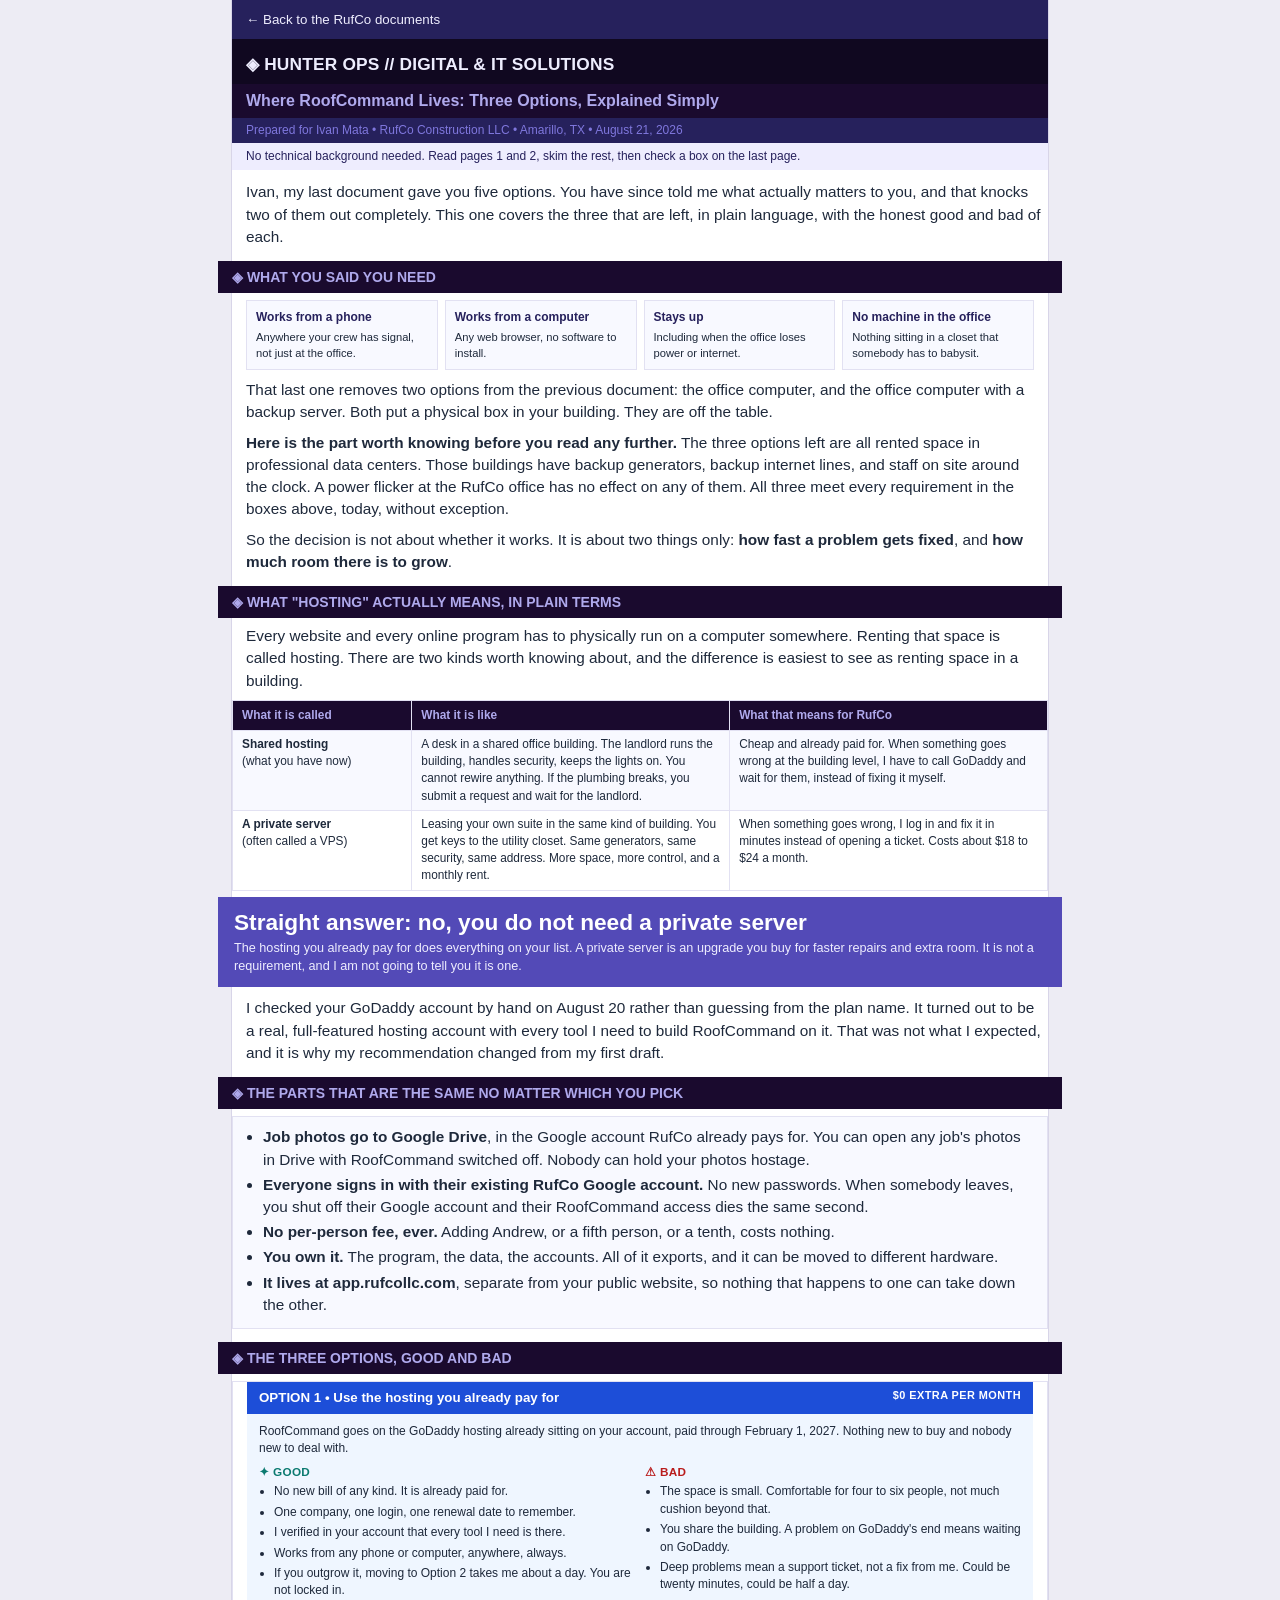
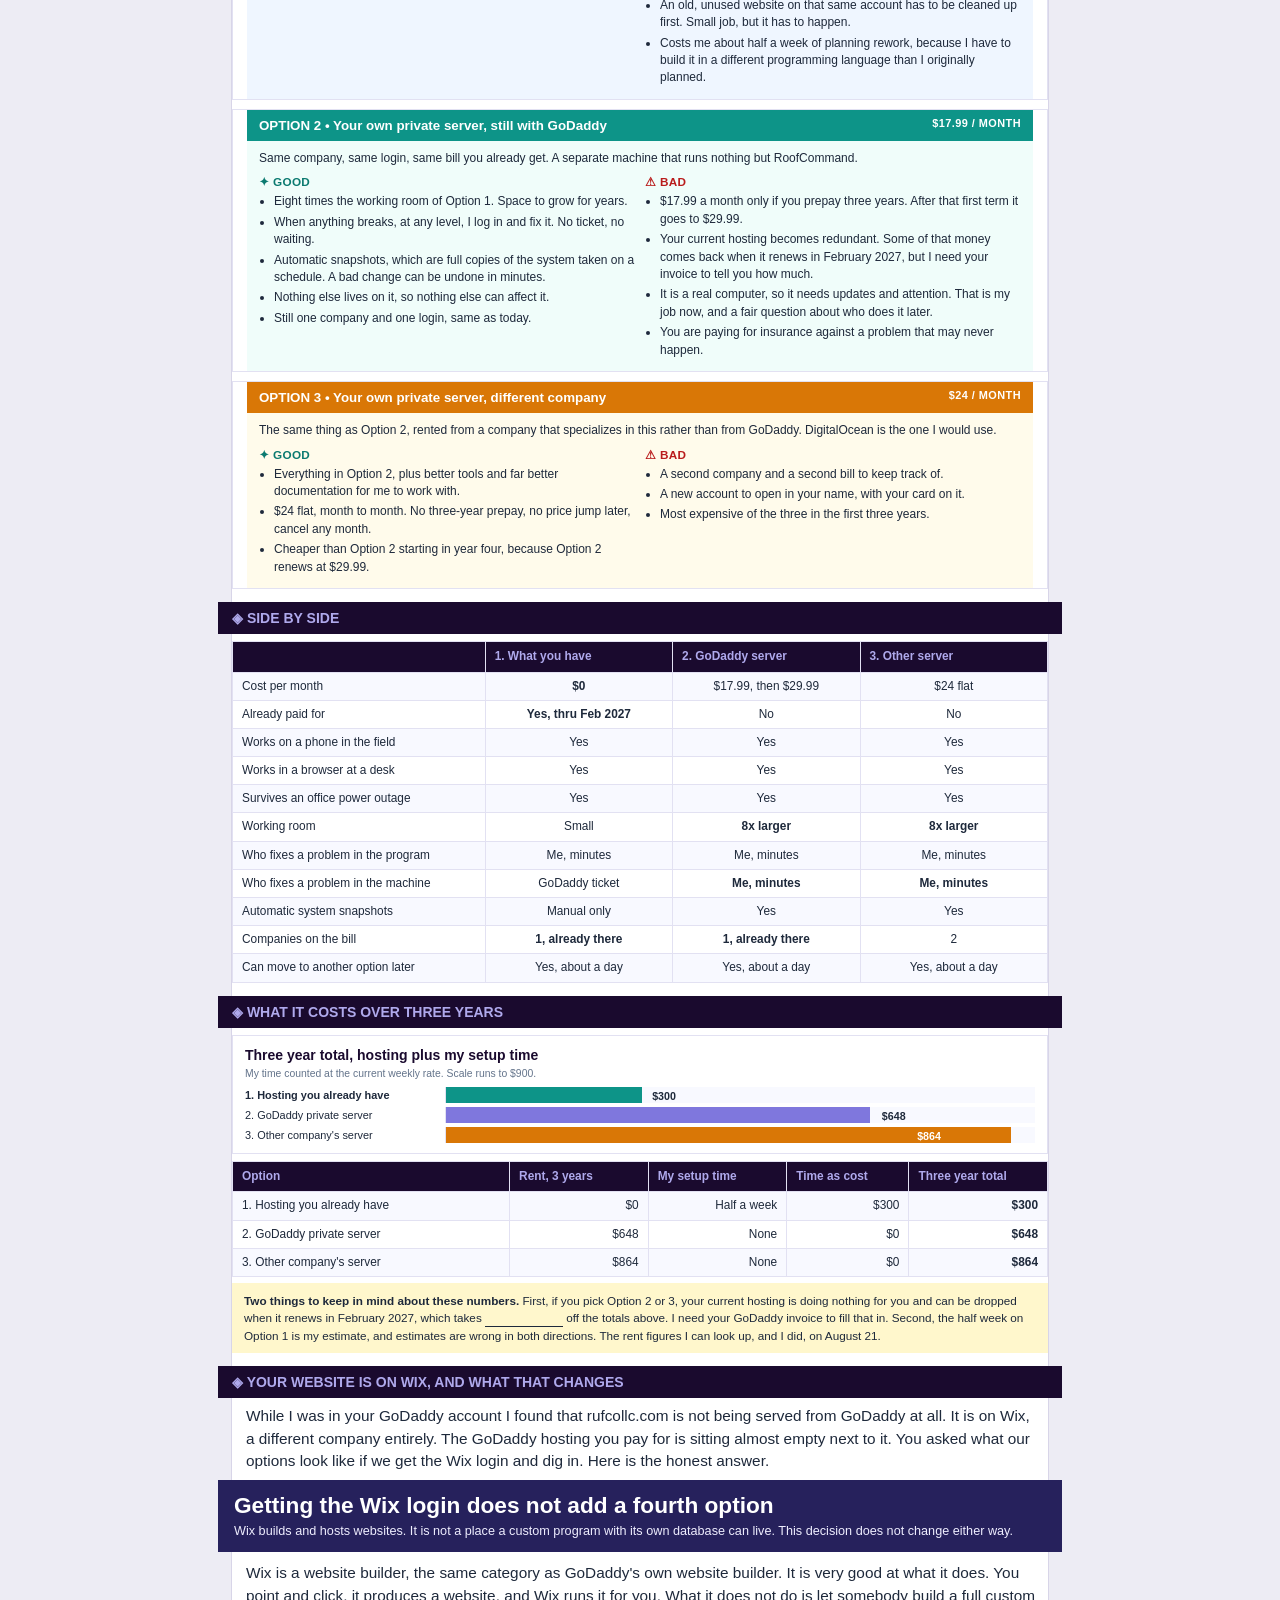
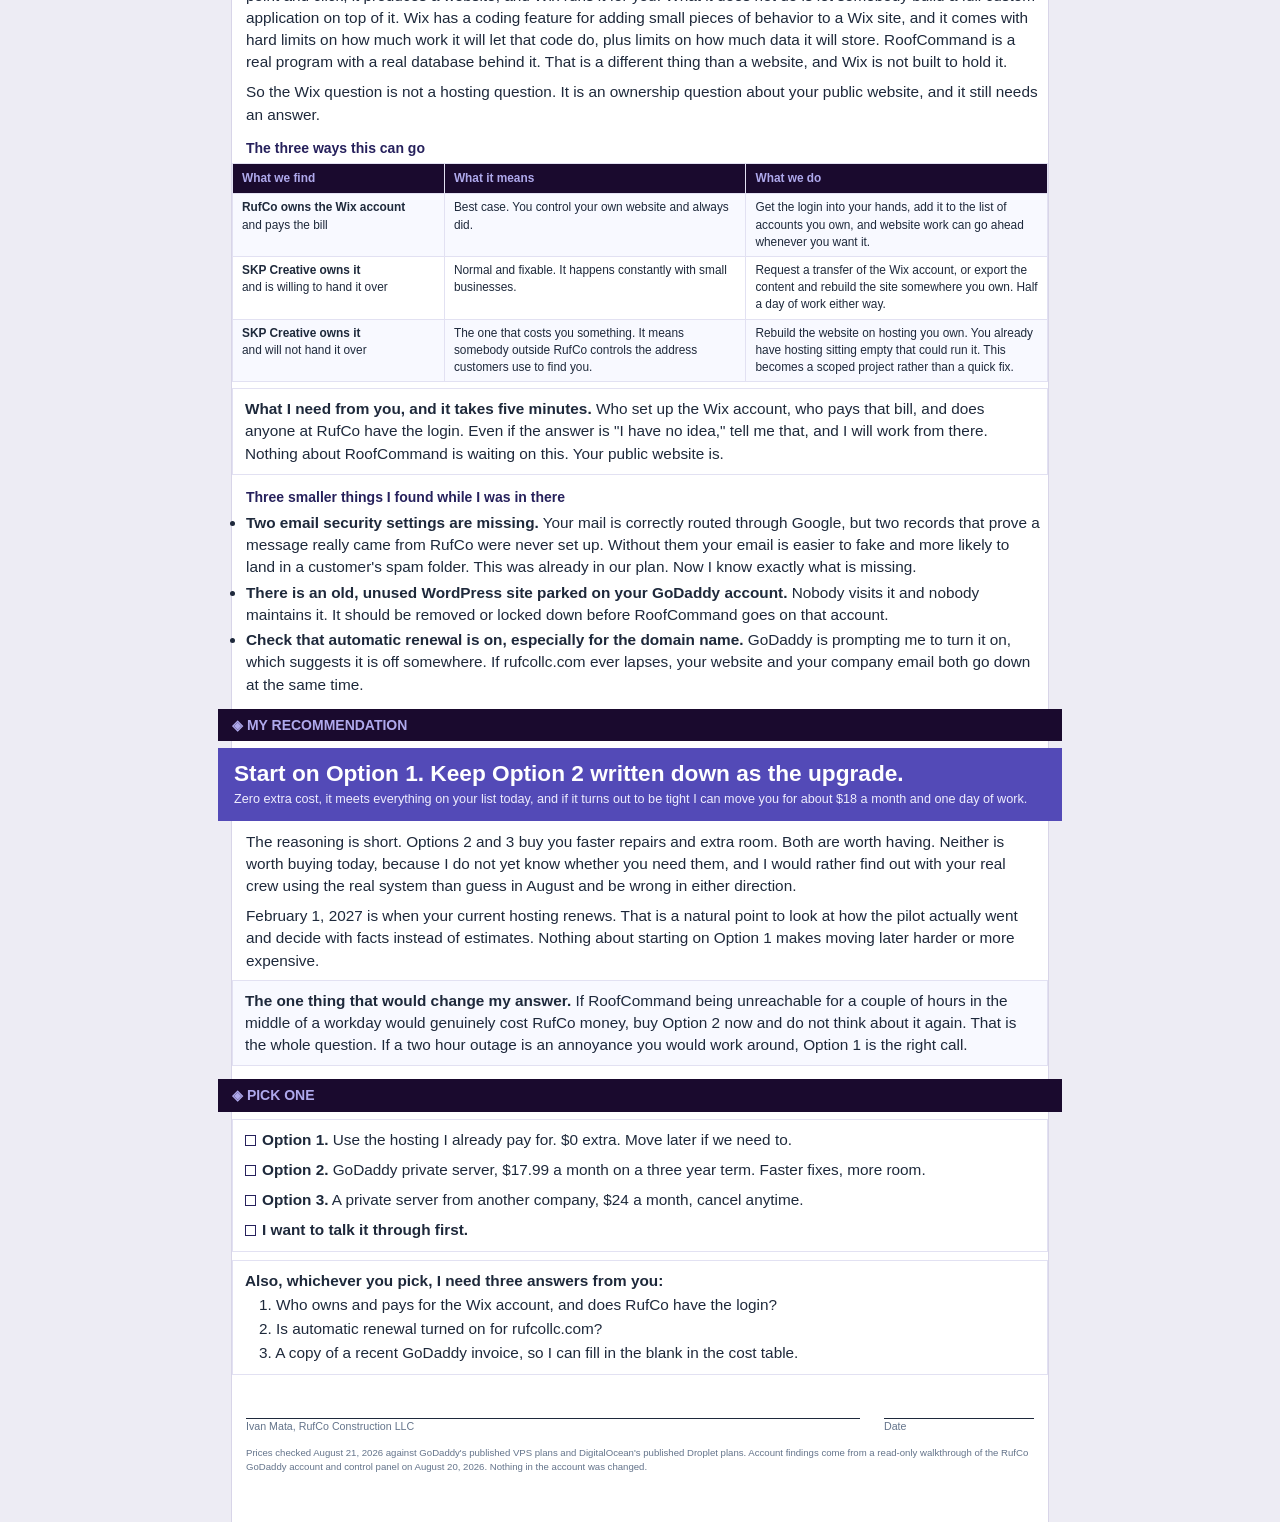
<file: hosting-options.html>
<!DOCTYPE html>
<html><head><meta charset="utf-8">
<meta name="viewport" content="width=device-width, initial-scale=1">
<meta name="robots" content="noindex, nofollow">
<title>Where RoofCommand Lives</title>
<style>
:root{
--ho-ink-deep:#100820; --ho-ink-dark:#1A0A2E; --ho-ink-mid:#26215C;
--ho-lilac-text:#EEEDFE; --ho-lilac-soft:#AFA9EC; --ho-lilac-deep:#7F77DD;
--ho-indigo:#534AB7; --ho-slate:#1E293B;
--ho-teal:#0D9488; --ho-teal-tint:#F0FDFA;
--ho-red:#DC2626; --ho-red-tint:#FFF2F2;
--ho-blue:#1D4ED8; --ho-blue-tint:#EFF6FF;
--ho-orange:#D97706; --ho-orange-tint:#FFFBEB;
--ho-paper:#FFFFFF; --ho-paper-tint:#F8F9FF; --ho-yellow:#FFF7CC; --ho-rule:#E2E1F2;
--ho-font:Arial,"Liberation Sans",sans-serif;
}
@page{size:letter;margin:0.45in 0.5in 0.62in 0.5in;
 @bottom-left{content:"Hunter Ops Digital & IT Solutions   //   Where RoofCommand Lives   //   RufCo Construction LLC";
  font-family:Arial,"Liberation Sans",sans-serif;font-size:7.5pt;color:#7F77DD;}
 @bottom-right{content:"Page " counter(page) " of " counter(pages);
  font-family:Arial,"Liberation Sans",sans-serif;font-size:7.5pt;color:#7F77DD;}}
*{box-sizing:border-box;}
body{font-family:var(--ho-font);color:var(--ho-slate);background:var(--ho-paper);
 margin:0;font-size:9.4pt;line-height:1.45;}
.ho-header__strip{height:6px;background:var(--ho-ink-deep);}
.ho-header__title{padding:7px 14px;background:var(--ho-ink-deep);color:var(--ho-lilac-text);
 font-weight:700;font-size:13pt;letter-spacing:.01em;}
.ho-header__doctitle{padding:5px 14px;background:var(--ho-ink-dark);color:var(--ho-lilac-soft);
 font-weight:700;font-size:12pt;}
.ho-header__tagline{padding:4px 14px;background:var(--ho-ink-mid);color:var(--ho-lilac-deep);font-size:9pt;}
.ho-header__instructions{padding:5px 14px;background:var(--ho-lilac-text);color:var(--ho-ink-mid);font-size:9pt;}
.ho-header__spacer{height:11px;background:var(--ho-paper);}
.ho-section-band{background:var(--ho-ink-dark);color:var(--ho-lilac-soft);padding:6px 14px;
 font-weight:700;font-size:10.5pt;margin-top:13px;margin-bottom:7px;page-break-after:avoid;}
p{margin:0 0 8px 0;}
.ind{padding-left:14px;padding-right:6px;}
.ho-table{width:100%;border-collapse:collapse;font-size:8.9pt;margin-bottom:6px;}
.ho-table th{background:var(--ho-ink-dark);color:var(--ho-lilac-soft);text-align:left;
 font-weight:700;padding:6px 9px;border:1px solid var(--ho-rule);}
.ho-table td{padding:5px 9px;border:1px solid var(--ho-rule);vertical-align:top;}
.ho-table tr:nth-child(even) td{background:var(--ho-paper-tint);}
.ho-table td.num{text-align:right;white-space:nowrap;}
.ho-table td.ctr{text-align:center;}
.big{background:var(--ho-indigo);color:#fff;padding:12px 16px;margin-bottom:10px;page-break-inside:avoid;}
.big .n{font-size:17pt;font-weight:700;line-height:1.15;}
.big .s{font-size:9.5pt;color:#EEEDFE;margin-top:4px;}
.kpirow{display:flex;gap:8px;margin-bottom:9px;}
.ho-kpi{flex:1;border:1px solid var(--ho-rule);}
.ho-kpi__label{background:var(--ho-paper-tint);color:var(--ho-slate);padding:5px 6px;
 font-size:8pt;font-weight:700;text-align:center;}
.ho-kpi__value{background:var(--ho-indigo);color:#fff;padding:7px 6px;font-size:13pt;
 font-weight:700;text-align:center;}
.ho-kpi--good .ho-kpi__value{background:var(--ho-teal);}
.ho-kpi--warn .ho-kpi__value{background:var(--ho-orange);}
.ho-kpi--core .ho-kpi__value{background:var(--ho-red);}
.ho-card{background:var(--ho-paper);border:1px solid var(--ho-rule);padding:9px 12px;margin-bottom:8px;
 page-break-inside:avoid;}
.ho-card--tint{background:var(--ho-paper-tint);}
.opt{border:1px solid var(--ho-rule);margin-bottom:9px;page-break-inside:avoid;}
.opt__head{padding:6px 12px;color:#fff;font-weight:700;font-size:10pt;}
.opt__head .tag{float:right;font-size:8.2pt;font-weight:700;letter-spacing:.04em;}
.opt--a .opt__head{background:var(--ho-blue);} .opt--a .opt__body{background:var(--ho-blue-tint);}
.opt--b .opt__head{background:var(--ho-teal);} .opt--b .opt__body{background:var(--ho-teal-tint);}
.opt--c .opt__head{background:var(--ho-orange);} .opt--c .opt__body{background:var(--ho-orange-tint);}
.opt__body{padding:9px 12px;font-size:9pt;}
.opt__body b{color:var(--ho-ink-mid);}
.pc{display:flex;gap:10px;margin-top:2px;}
.pc>div{flex:1;}
.pc h5{margin:0 0 3px 0;font-size:8.8pt;letter-spacing:.03em;}
.pc .good h5{color:#0B7A70;}
.pc .bad h5{color:#B91C1C;}
.pc ul{margin:0;padding-left:15px;}
.pc li{margin-bottom:3px;}
.pick{display:inline-block;width:11px;height:11px;border:1.5px solid var(--ho-ink-mid);
 background:#fff;vertical-align:-1px;margin-right:6px;}
.chart{border:1px solid var(--ho-rule);padding:9px 12px 6px 12px;margin-bottom:7px;
 background:var(--ho-paper);page-break-inside:avoid;}
.chart h4{margin:0 0 1px 0;font-size:10.5pt;color:var(--ho-ink-dark);}
.chart .cap{font-size:7.8pt;color:#64748B;margin:0 0 6px 0;}
.brow{display:flex;align-items:center;margin-bottom:4px;font-size:8.2pt;}
.blab{width:200px;flex:0 0 200px;padding-right:8px;line-height:1.2;}
.btrack{flex:1;background:var(--ho-paper-tint);height:16px;position:relative;
 border-left:1px solid var(--ho-rule);}
.bfill{height:16px;background:var(--ho-lilac-deep);}
.bfill.me{background:var(--ho-teal);}
.bfill.hot{background:var(--ho-red);}
.bfill.warn{background:var(--ho-orange);}
.bval{position:absolute;top:2px;font-size:8pt;font-weight:700;color:var(--ho-slate);}
.note{background:var(--ho-yellow);padding:9px 12px;font-size:8.8pt;margin-bottom:9px;page-break-inside:avoid;}
.keep{page-break-inside:avoid;}
h3{font-size:10.5pt;color:var(--ho-ink-mid);margin:12px 0 5px 0;}
ul{margin:0 0 8px 0;padding-left:18px;} li{margin-bottom:3px;}
.blank{display:inline-block;min-width:78px;border-bottom:1px solid var(--ho-slate);}
.sigline{border-bottom:1px solid var(--ho-slate);height:24px;margin-top:12px;}
.pb{page-break-before:always;}
.src{font-size:7.2pt;color:#64748B;line-height:1.45;}
.reqrow{display:flex;gap:7px;margin-bottom:9px;}
.req{flex:1;border:1px solid var(--ho-rule);background:var(--ho-paper-tint);padding:8px 9px;font-size:8.4pt;}
.req b{display:block;color:var(--ho-ink-mid);font-size:9pt;margin-bottom:2px;}

@media screen{
  html{background:#EDECF4;}
  body{max-width:8.5in;margin:0 auto;background:#fff;padding:0 0 40px 0;font-size:11.5pt;
       box-shadow:0 0 0 1px #D8D5E8;}
  body>*:not(header){padding-left:14px;padding-right:14px;}
  body>header{padding:0;}
  .ho-section-band,.big{margin-left:-14px;margin-right:-14px;}
  .pb{page-break-before:auto;}
  .backlink{display:block;padding:10px 14px;background:#26215C;color:#EEEDFE;font-size:10pt;
            text-decoration:none;}
  .backlink:hover{background:#534AB7;}
}
@media print{ .backlink{display:none;} }
</style></head>
<body>
<a class="backlink" href="./">&#8592; Back to the RufCo documents</a>

<header>
<div class="ho-header__strip"></div>
<div class="ho-header__title">  &#9672;  HUNTER OPS   //   DIGITAL &amp; IT SOLUTIONS</div>
<div class="ho-header__doctitle">  Where RoofCommand Lives: Three Options, Explained Simply</div>
<div class="ho-header__tagline">  Prepared for Ivan Mata  &#8226;  RufCo Construction LLC  &#8226;  Amarillo, TX  &#8226;  August 21, 2026</div>
<div class="ho-header__instructions">  No technical background needed. Read pages 1 and 2, skim the rest, then check a box on the last page.</div>
<div class="ho-header__spacer"></div>
</header>

<div class="ind">
<p>Ivan, my last document gave you five options. You have since told me what actually matters to you, and that knocks two of them out completely. This one covers the three that are left, in plain language, with the honest good and bad of each.</p>
</div>

<div class="ho-section-band">  &#9672;  WHAT YOU SAID YOU NEED</div>

<div class="reqrow">
<div class="req"><b>Works from a phone</b>Anywhere your crew has signal, not just at the office.</div>
<div class="req"><b>Works from a computer</b>Any web browser, no software to install.</div>
<div class="req"><b>Stays up</b>Including when the office loses power or internet.</div>
<div class="req"><b>No machine in the office</b>Nothing sitting in a closet that somebody has to babysit.</div>
</div>

<p class="ind">That last one removes two options from the previous document: the office computer, and the office computer with a backup server. Both put a physical box in your building. They are off the table.</p>

<p class="ind"><b>Here is the part worth knowing before you read any further.</b> The three options left are all rented space in professional data centers. Those buildings have backup generators, backup internet lines, and staff on site around the clock. A power flicker at the RufCo office has no effect on any of them. All three meet every requirement in the boxes above, today, without exception.</p>

<p class="ind">So the decision is not about whether it works. It is about two things only: <b>how fast a problem gets fixed</b>, and <b>how much room there is to grow</b>.</p>

<div class="ho-section-band">  &#9672;  WHAT "HOSTING" ACTUALLY MEANS, IN PLAIN TERMS</div>

<p class="ind">Every website and every online program has to physically run on a computer somewhere. Renting that space is called hosting. There are two kinds worth knowing about, and the difference is easiest to see as renting space in a building.</p>

<table class="ho-table">
<tr><th style="width:22%">What it is called</th><th style="width:39%">What it is like</th><th>What that means for RufCo</th></tr>
<tr><td><b>Shared hosting</b><br>(what you have now)</td><td>A desk in a shared office building. The landlord runs the building, handles security, keeps the lights on. You cannot rewire anything. If the plumbing breaks, you submit a request and wait for the landlord.</td><td>Cheap and already paid for. When something goes wrong at the building level, I have to call GoDaddy and wait for them, instead of fixing it myself.</td></tr>
<tr><td><b>A private server</b><br>(often called a VPS)</td><td>Leasing your own suite in the same kind of building. You get keys to the utility closet. Same generators, same security, same address. More space, more control, and a monthly rent.</td><td>When something goes wrong, I log in and fix it in minutes instead of opening a ticket. Costs about $18 to $24 a month.</td></tr>
</table>

<div class="big">
  <div class="n">Straight answer: no, you do not need a private server</div>
  <div class="s">The hosting you already pay for does everything on your list. A private server is an upgrade you buy for faster repairs and extra room. It is not a requirement, and I am not going to tell you it is one.</div>
</div>

<p class="ind">I checked your GoDaddy account by hand on August 20 rather than guessing from the plan name. It turned out to be a real, full-featured hosting account with every tool I need to build RoofCommand on it. That was not what I expected, and it is why my recommendation changed from my first draft.</p>

<div class="ho-section-band">  &#9672;  THE PARTS THAT ARE THE SAME NO MATTER WHICH YOU PICK</div>

<div class="ho-card ho-card--tint">
<ul style="margin-bottom:0">
<li><b>Job photos go to Google Drive</b>, in the Google account RufCo already pays for. You can open any job's photos in Drive with RoofCommand switched off. Nobody can hold your photos hostage.</li>
<li><b>Everyone signs in with their existing RufCo Google account.</b> No new passwords. When somebody leaves, you shut off their Google account and their RoofCommand access dies the same second.</li>
<li><b>No per-person fee, ever.</b> Adding Andrew, or a fifth person, or a tenth, costs nothing.</li>
<li><b>You own it.</b> The program, the data, the accounts. All of it exports, and it can be moved to different hardware.</li>
<li><b>It lives at app.rufcollc.com</b>, separate from your public website, so nothing that happens to one can take down the other.</li>
</ul>
</div>

<div class="ho-section-band">  &#9672;  THE THREE OPTIONS, GOOD AND BAD</div>

<div class="opt opt--a">
<div class="opt__head">OPTION 1 &#8226; Use the hosting you already pay for<span class="tag">$0 EXTRA PER MONTH</span></div>
<div class="opt__body">
<p style="margin-bottom:6px">RoofCommand goes on the GoDaddy hosting already sitting on your account, paid through February 1, 2027. Nothing new to buy and nobody new to deal with.</p>
<div class="pc">
<div class="good"><h5>&#10022;  GOOD</h5><ul>
<li>No new bill of any kind. It is already paid for.</li>
<li>One company, one login, one renewal date to remember.</li>
<li>I verified in your account that every tool I need is there.</li>
<li>Works from any phone or computer, anywhere, always.</li>
<li>If you outgrow it, moving to Option 2 takes me about a day. You are not locked in.</li>
</ul></div>
<div class="bad"><h5>&#9888;  BAD</h5><ul>
<li>The space is small. Comfortable for four to six people, not much cushion beyond that.</li>
<li>You share the building. A problem on GoDaddy's end means waiting on GoDaddy.</li>
<li>Deep problems mean a support ticket, not a fix from me. Could be twenty minutes, could be half a day.</li>
<li>An old, unused website on that same account has to be cleaned up first. Small job, but it has to happen.</li>
<li>Costs me about half a week of planning rework, because I have to build it in a different programming language than I originally planned.</li>
</ul></div>
</div>
</div>
</div>

<div class="opt opt--b">
<div class="opt__head">OPTION 2 &#8226; Your own private server, still with GoDaddy<span class="tag">$17.99 / MONTH</span></div>
<div class="opt__body">
<p style="margin-bottom:6px">Same company, same login, same bill you already get. A separate machine that runs nothing but RoofCommand.</p>
<div class="pc">
<div class="good"><h5>&#10022;  GOOD</h5><ul>
<li>Eight times the working room of Option 1. Space to grow for years.</li>
<li>When anything breaks, at any level, I log in and fix it. No ticket, no waiting.</li>
<li>Automatic snapshots, which are full copies of the system taken on a schedule. A bad change can be undone in minutes.</li>
<li>Nothing else lives on it, so nothing else can affect it.</li>
<li>Still one company and one login, same as today.</li>
</ul></div>
<div class="bad"><h5>&#9888;  BAD</h5><ul>
<li>$17.99 a month only if you prepay three years. After that first term it goes to $29.99.</li>
<li>Your current hosting becomes redundant. Some of that money comes back when it renews in February 2027, but I need your invoice to tell you how much.</li>
<li>It is a real computer, so it needs updates and attention. That is my job now, and a fair question about who does it later.</li>
<li>You are paying for insurance against a problem that may never happen.</li>
</ul></div>
</div>
</div>
</div>

<div class="opt opt--c">
<div class="opt__head">OPTION 3 &#8226; Your own private server, different company<span class="tag">$24 / MONTH</span></div>
<div class="opt__body">
<p style="margin-bottom:6px">The same thing as Option 2, rented from a company that specializes in this rather than from GoDaddy. DigitalOcean is the one I would use.</p>
<div class="pc">
<div class="good"><h5>&#10022;  GOOD</h5><ul>
<li>Everything in Option 2, plus better tools and far better documentation for me to work with.</li>
<li>$24 flat, month to month. No three-year prepay, no price jump later, cancel any month.</li>
<li>Cheaper than Option 2 starting in year four, because Option 2 renews at $29.99.</li>
</ul></div>
<div class="bad"><h5>&#9888;  BAD</h5><ul>
<li>A second company and a second bill to keep track of.</li>
<li>A new account to open in your name, with your card on it.</li>
<li>Most expensive of the three in the first three years.</li>
</ul></div>
</div>
</div>
</div>

<div class="ho-section-band">  &#9672;  SIDE BY SIDE</div>

<table class="ho-table">
<tr><th style="width:31%"></th><th style="width:23%">1. What you have</th><th style="width:23%">2. GoDaddy server</th><th>3. Other server</th></tr>
<tr><td>Cost per month</td><td class="ctr"><b>$0</b></td><td class="ctr">$17.99, then $29.99</td><td class="ctr">$24 flat</td></tr>
<tr><td>Already paid for</td><td class="ctr"><b>Yes, thru Feb 2027</b></td><td class="ctr">No</td><td class="ctr">No</td></tr>
<tr><td>Works on a phone in the field</td><td class="ctr">Yes</td><td class="ctr">Yes</td><td class="ctr">Yes</td></tr>
<tr><td>Works in a browser at a desk</td><td class="ctr">Yes</td><td class="ctr">Yes</td><td class="ctr">Yes</td></tr>
<tr><td>Survives an office power outage</td><td class="ctr">Yes</td><td class="ctr">Yes</td><td class="ctr">Yes</td></tr>
<tr><td>Working room</td><td class="ctr">Small</td><td class="ctr"><b>8x larger</b></td><td class="ctr"><b>8x larger</b></td></tr>
<tr><td>Who fixes a problem in the program</td><td class="ctr">Me, minutes</td><td class="ctr">Me, minutes</td><td class="ctr">Me, minutes</td></tr>
<tr><td>Who fixes a problem in the machine</td><td class="ctr">GoDaddy ticket</td><td class="ctr"><b>Me, minutes</b></td><td class="ctr"><b>Me, minutes</b></td></tr>
<tr><td>Automatic system snapshots</td><td class="ctr">Manual only</td><td class="ctr">Yes</td><td class="ctr">Yes</td></tr>
<tr><td>Companies on the bill</td><td class="ctr"><b>1, already there</b></td><td class="ctr"><b>1, already there</b></td><td class="ctr">2</td></tr>
<tr><td>Can move to another option later</td><td class="ctr">Yes, about a day</td><td class="ctr">Yes, about a day</td><td class="ctr">Yes, about a day</td></tr>
</table>

<div class="ho-section-band">  &#9672;  WHAT IT COSTS OVER THREE YEARS</div>

<div class="chart">
<h4>Three year total, hosting plus my setup time</h4>
<p class="cap">My time counted at the current weekly rate. Scale runs to $900.</p>
<div class="brow"><div class="blab"><b>1. Hosting you already have</b></div><div class="btrack"><div class="bfill me" style="width:33.3%"></div><div class="bval" style="left:35%">$300</div></div></div>
<div class="brow"><div class="blab">2. GoDaddy private server</div><div class="btrack"><div class="bfill" style="width:72%"></div><div class="bval" style="left:74%">$648</div></div></div>
<div class="brow"><div class="blab">3. Other company's server</div><div class="btrack"><div class="bfill warn" style="width:96%"></div><div class="bval" style="left:80%;color:#fff">$864</div></div></div>
</div>

<table class="ho-table">
<tr><th style="width:34%">Option</th><th style="width:17%">Rent, 3 years</th><th style="width:17%">My setup time</th><th style="width:15%">Time as cost</th><th>Three year total</th></tr>
<tr><td>1. Hosting you already have</td><td class="num">$0</td><td class="num">Half a week</td><td class="num">$300</td><td class="num"><b>$300</b></td></tr>
<tr><td>2. GoDaddy private server</td><td class="num">$648</td><td class="num">None</td><td class="num">$0</td><td class="num"><b>$648</b></td></tr>
<tr><td>3. Other company's server</td><td class="num">$864</td><td class="num">None</td><td class="num">$0</td><td class="num"><b>$864</b></td></tr>
</table>

<div class="note"><b>Two things to keep in mind about these numbers.</b> First, if you pick Option 2 or 3, your current hosting is doing nothing for you and can be dropped when it renews in February 2027, which takes <span class="blank">&nbsp;</span> off the totals above. I need your GoDaddy invoice to fill that in. Second, the half week on Option 1 is my estimate, and estimates are wrong in both directions. The rent figures I can look up, and I did, on August 21.</div>

<div class="ho-section-band">  &#9672;  YOUR WEBSITE IS ON WIX, AND WHAT THAT CHANGES</div>

<p class="ind">While I was in your GoDaddy account I found that rufcollc.com is not being served from GoDaddy at all. It is on Wix, a different company entirely. The GoDaddy hosting you pay for is sitting almost empty next to it. You asked what our options look like if we get the Wix login and dig in. Here is the honest answer.</p>

<div class="big" style="background:var(--ho-ink-mid)">
  <div class="n">Getting the Wix login does not add a fourth option</div>
  <div class="s">Wix builds and hosts websites. It is not a place a custom program with its own database can live. This decision does not change either way.</div>
</div>

<p class="ind">Wix is a website builder, the same category as GoDaddy's own website builder. It is very good at what it does. You point and click, it produces a website, and Wix runs it for you. What it does not do is let somebody build a full custom application on top of it. Wix has a coding feature for adding small pieces of behavior to a Wix site, and it comes with hard limits on how much work it will let that code do, plus limits on how much data it will store. RoofCommand is a real program with a real database behind it. That is a different thing than a website, and Wix is not built to hold it.</p>

<p class="ind">So the Wix question is not a hosting question. It is an ownership question about your public website, and it still needs an answer.</p>

<h3>The three ways this can go</h3>

<table class="ho-table">
<tr><th style="width:26%">What we find</th><th style="width:37%">What it means</th><th>What we do</th></tr>
<tr><td><b>RufCo owns the Wix account</b><br>and pays the bill</td><td>Best case. You control your own website and always did.</td><td>Get the login into your hands, add it to the list of accounts you own, and website work can go ahead whenever you want it.</td></tr>
<tr><td><b>SKP Creative owns it</b><br>and is willing to hand it over</td><td>Normal and fixable. It happens constantly with small businesses.</td><td>Request a transfer of the Wix account, or export the content and rebuild the site somewhere you own. Half a day of work either way.</td></tr>
<tr><td><b>SKP Creative owns it</b><br>and will not hand it over</td><td>The one that costs you something. It means somebody outside RufCo controls the address customers use to find you.</td><td>Rebuild the website on hosting you own. You already have hosting sitting empty that could run it. This becomes a scoped project rather than a quick fix.</td></tr>
</table>

<div class="ho-card">
<p style="margin-bottom:0"><b>What I need from you, and it takes five minutes.</b> Who set up the Wix account, who pays that bill, and does anyone at RufCo have the login. Even if the answer is "I have no idea," tell me that, and I will work from there. Nothing about RoofCommand is waiting on this. Your public website is.</p>
</div>

<h3>Three smaller things I found while I was in there</h3>
<ul class="ind">
<li><b>Two email security settings are missing.</b> Your mail is correctly routed through Google, but two records that prove a message really came from RufCo were never set up. Without them your email is easier to fake and more likely to land in a customer's spam folder. This was already in our plan. Now I know exactly what is missing.</li>
<li><b>There is an old, unused WordPress site parked on your GoDaddy account.</b> Nobody visits it and nobody maintains it. It should be removed or locked down before RoofCommand goes on that account.</li>
<li><b>Check that automatic renewal is on, especially for the domain name.</b> GoDaddy is prompting me to turn it on, which suggests it is off somewhere. If rufcollc.com ever lapses, your website and your company email both go down at the same time.</li>
</ul>

<div class="ho-section-band">  &#9672;  MY RECOMMENDATION</div>

<div class="big">
  <div class="n">Start on Option 1. Keep Option 2 written down as the upgrade.</div>
  <div class="s">Zero extra cost, it meets everything on your list today, and if it turns out to be tight I can move you for about $18 a month and one day of work.</div>
</div>

<p class="ind">The reasoning is short. Options 2 and 3 buy you faster repairs and extra room. Both are worth having. Neither is worth buying today, because I do not yet know whether you need them, and I would rather find out with your real crew using the real system than guess in August and be wrong in either direction.</p>

<p class="ind">February 1, 2027 is when your current hosting renews. That is a natural point to look at how the pilot actually went and decide with facts instead of estimates. Nothing about starting on Option 1 makes moving later harder or more expensive.</p>

<div class="ho-card ho-card--tint">
<p style="margin-bottom:0"><b>The one thing that would change my answer.</b> If RoofCommand being unreachable for a couple of hours in the middle of a workday would genuinely cost RufCo money, buy Option 2 now and do not think about it again. That is the whole question. If a two hour outage is an annoyance you would work around, Option 1 is the right call.</p>
</div>

<div class="ho-section-band">  &#9672;  PICK ONE</div>

<div class="ho-card">
<p><span class="pick"></span><b>Option 1.</b> Use the hosting I already pay for. $0 extra. Move later if we need to.</p>
<p><span class="pick"></span><b>Option 2.</b> GoDaddy private server, $17.99 a month on a three year term. Faster fixes, more room.</p>
<p><span class="pick"></span><b>Option 3.</b> A private server from another company, $24 a month, cancel anytime.</p>
<p style="margin-bottom:0"><span class="pick"></span><b>I want to talk it through first.</b></p>
</div>

<div class="ho-card">
<p style="margin-bottom:2px"><b>Also, whichever you pick, I need three answers from you:</b></p>
<p style="margin:0 0 2px 14px">1. Who owns and pays for the Wix account, and does RufCo have the login?</p>
<p style="margin:0 0 2px 14px">2. Is automatic renewal turned on for rufcollc.com?</p>
<p style="margin:0 0 0 14px">3. A copy of a recent GoDaddy invoice, so I can fill in the blank in the cost table.</p>
</div>

<div style="display:flex;gap:24px;margin-top:6px">
<div style="flex:1"><div class="sigline"></div><div style="font-size:8pt;color:#64748B">Ivan Mata, RufCo Construction LLC</div></div>
<div style="flex:0 0 150px"><div class="sigline"></div><div style="font-size:8pt;color:#64748B">Date</div></div>
</div>

<p class="src" style="margin-top:12px">Prices checked August 21, 2026 against GoDaddy's published VPS plans and DigitalOcean's published Droplet plans. Account findings come from a read-only walkthrough of the RufCo GoDaddy account and control panel on August 20, 2026. Nothing in the account was changed.</p>

</body></html>
</file>
